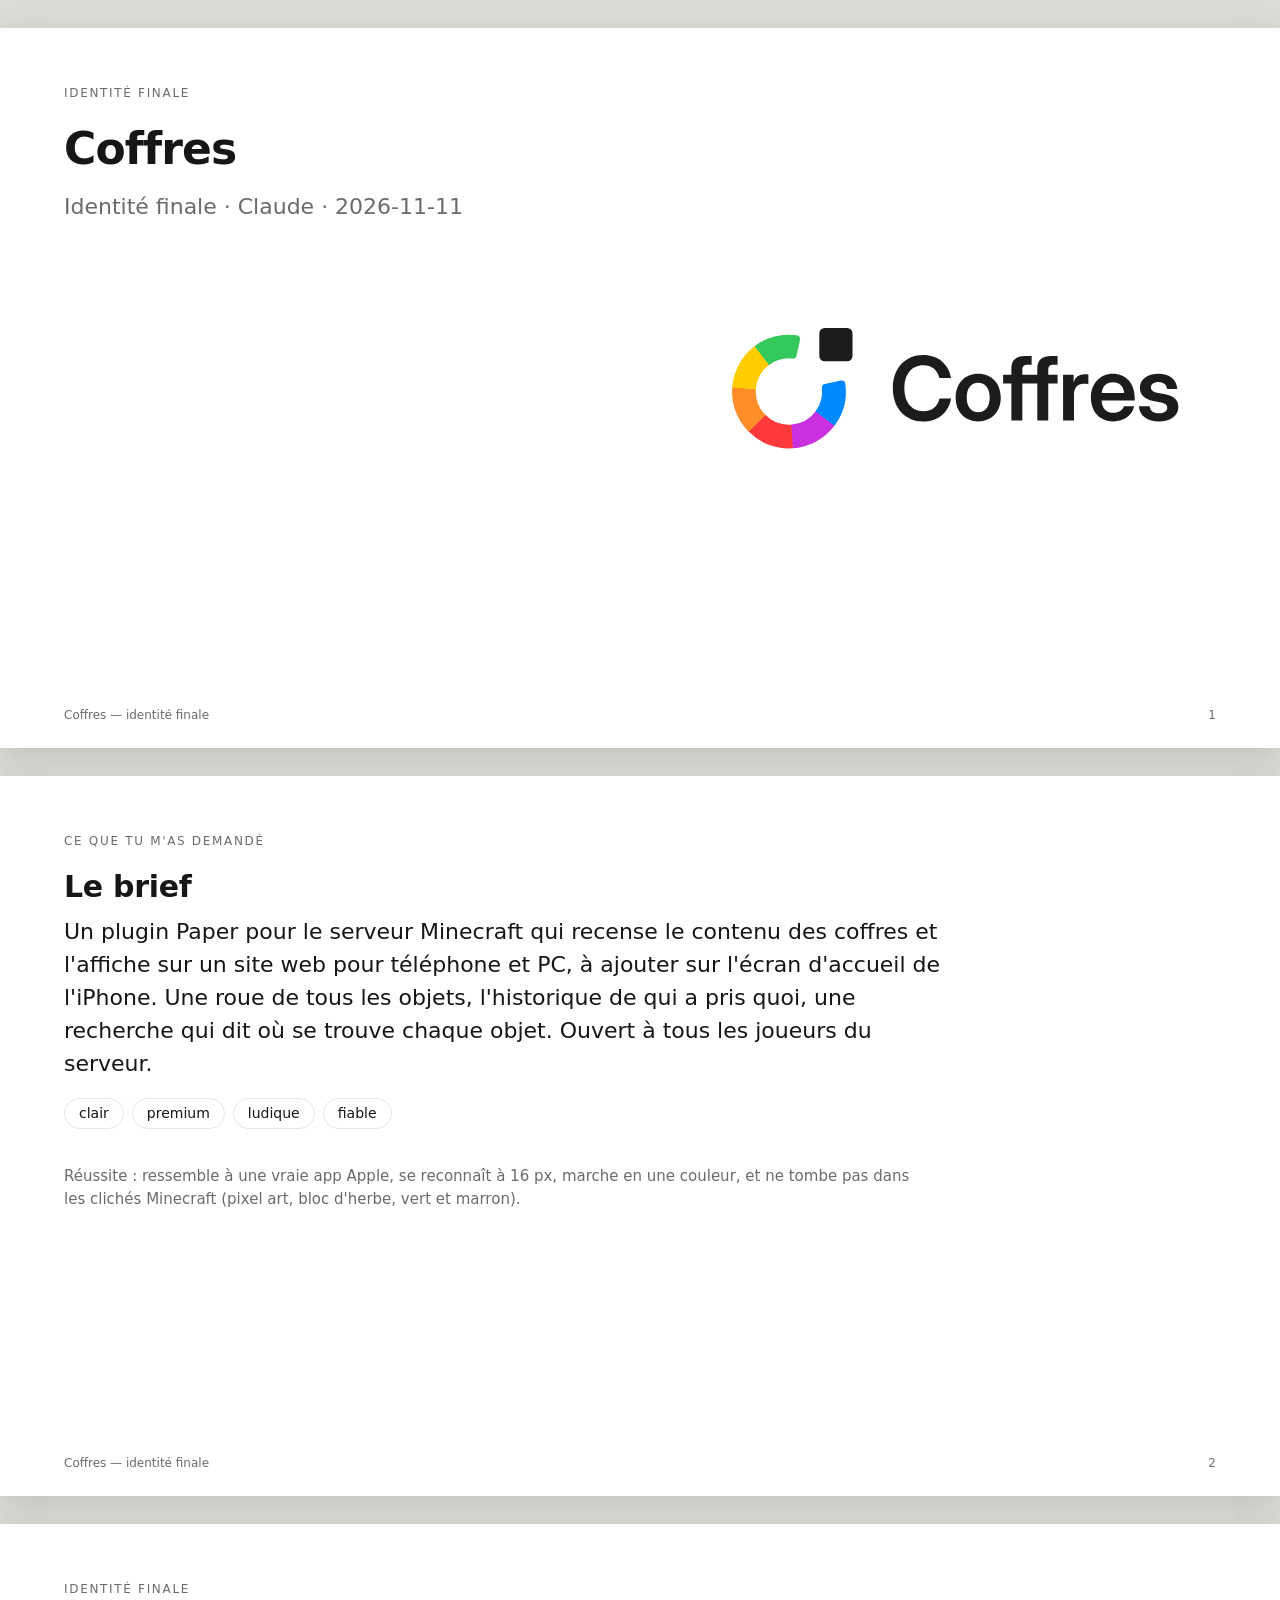
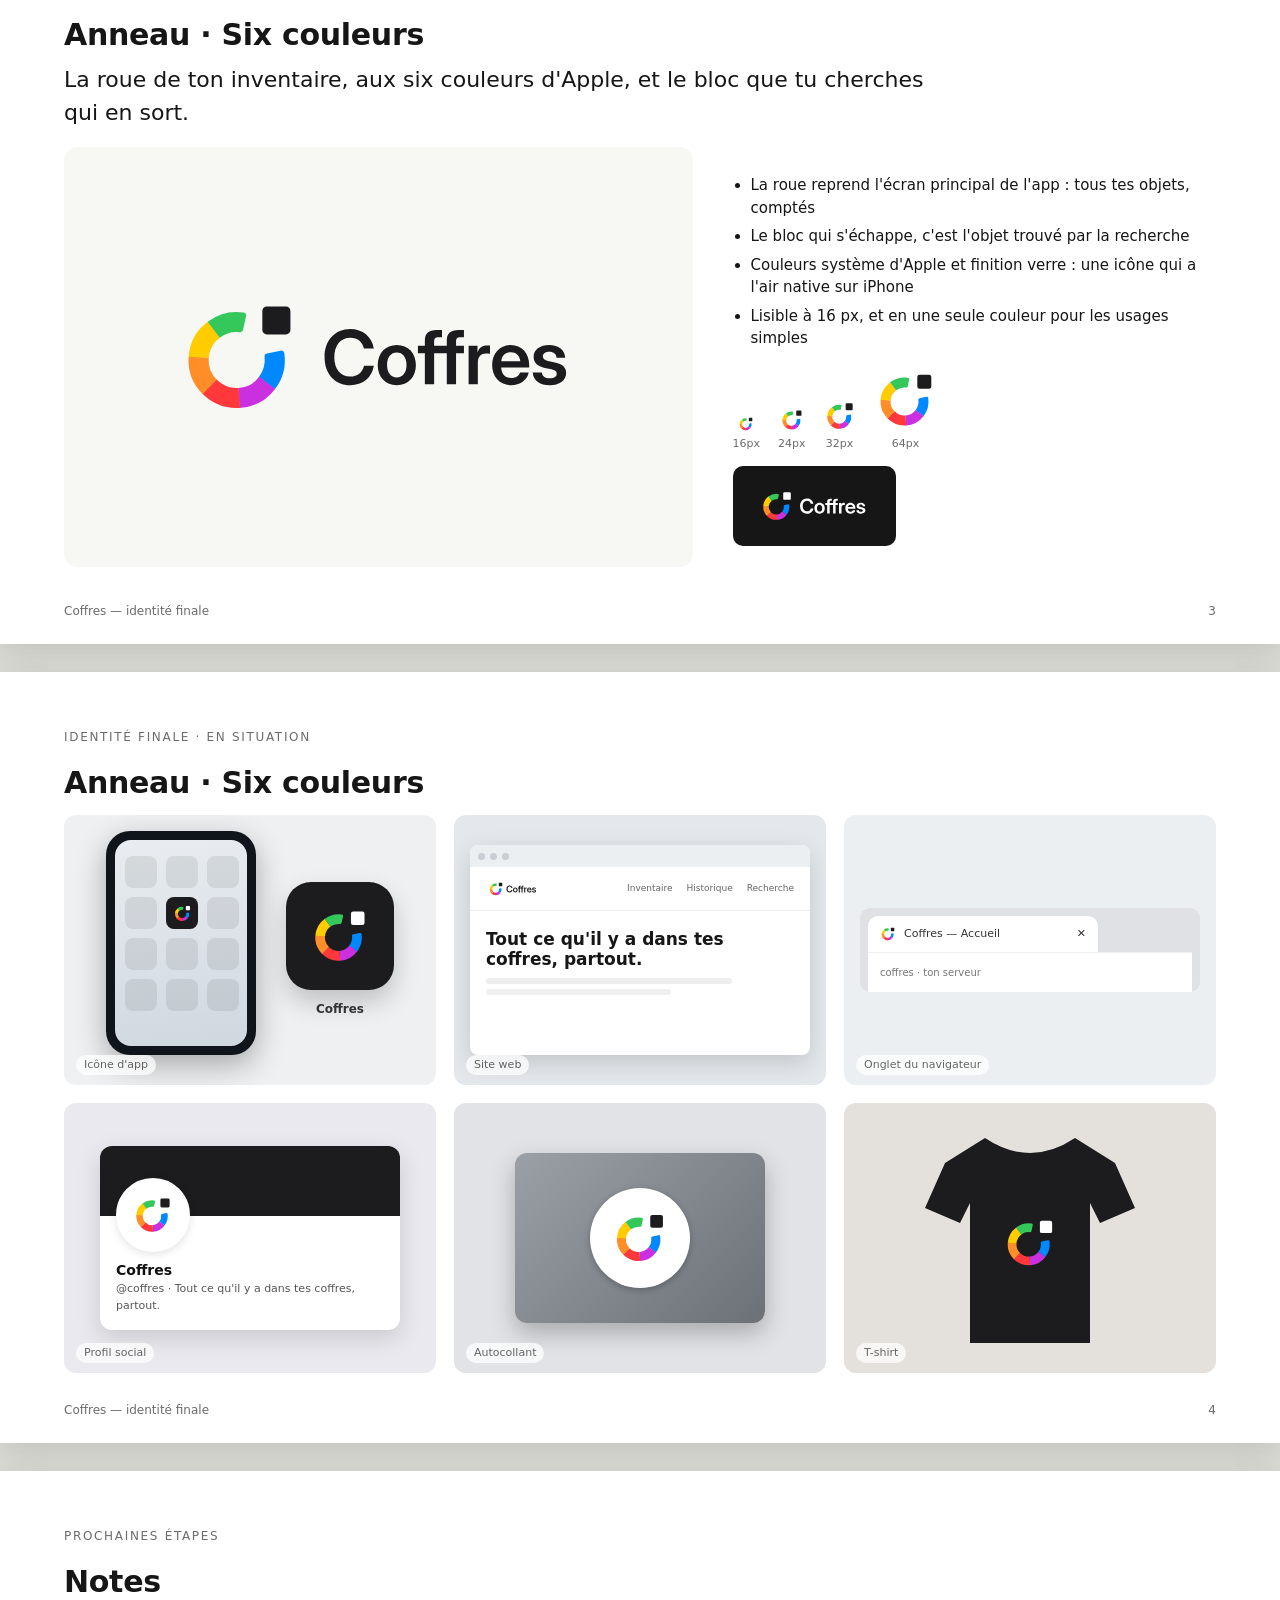
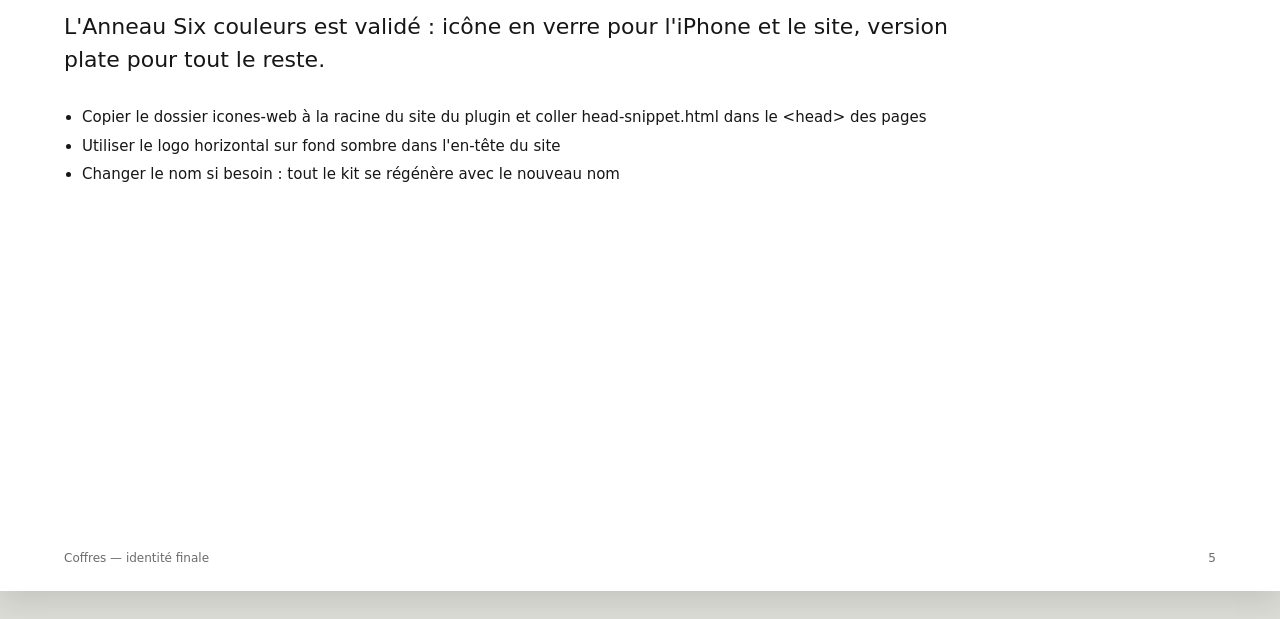
<file: branding/presentation/coffres-presentation.html>
<!doctype html><html lang='fr'><head><meta charset='utf-8'><title>Coffres — identité finale</title><style>
:root{--ink:#161616;--muted:#6b6b6b;--line:#e6e6e2;--paper:#f7f7f4}
*{box-sizing:border-box}body{margin:0;background:#dcdcd6;font:15px/1.5 system-ui,-apple-system,Segoe UI,sans-serif;color:var(--ink)}
.slide{width:1280px;min-height:720px;margin:28px auto;background:#fff;box-shadow:0 8px 30px rgba(0,0,0,.12);padding:56px 64px 70px;position:relative;overflow:hidden}
.slide h1{font-size:44px;margin:0 0 8px;letter-spacing:-.02em}.slide h2{font-size:30px;margin:0 0 6px;letter-spacing:-.01em}
.kicker{font-size:12px;letter-spacing:.14em;text-transform:uppercase;color:var(--muted);margin-bottom:14px}
.idea{font-size:22px;max-width:900px;margin:6px 0 18px}.muted{color:var(--muted)}
.foot{position:absolute;left:64px;right:64px;bottom:24px;display:flex;justify-content:space-between;font-size:12px;color:var(--muted)}
.hero{display:grid;grid-template-columns:1.3fr 1fr;gap:40px;align-items:center}
.stage{height:420px;background:var(--paper);border-radius:14px;display:flex;align-items:center;justify-content:center}
.stage img{max-width:70%;max-height:62%}
ul.rat{padding-left:18px;margin:0}ul.rat li{margin:6px 0}
.sizes{display:flex;gap:18px;align-items:flex-end;margin-top:18px}.sizes div{display:flex;flex-direction:column;align-items:center;gap:4px;font-size:11px;color:var(--muted)}
.rev{background:#161616;border-radius:10px;padding:18px 22px;display:inline-flex;margin-top:14px}
.mock{display:grid;grid-template-columns:repeat(3,1fr);gap:18px;margin-top:10px}
.m{height:270px;border-radius:12px;overflow:hidden;position:relative;display:flex;align-items:center;justify-content:center}
.m .lbl{position:absolute;left:12px;bottom:10px;font-size:11px;color:rgba(0,0,0,.6);background:rgba(255,255,255,.75);padding:2px 8px;border-radius:20px}
.bc{width:250px;height:143px;background:#fff;border-radius:5px;box-shadow:0 10px 26px rgba(0,0,0,.22);padding:16px;display:flex;flex-direction:column;justify-content:space-between;transform:translate(-50px,-38px) rotate(-4deg)}
.bc2{position:absolute;width:250px;height:143px;border-radius:5px;transform:translate(70px,52px) rotate(6deg);box-shadow:0 10px 26px rgba(0,0,0,.25);display:flex;align-items:center;justify-content:center}
.bc .t{font-size:9px;line-height:1.5;color:#333}
.phone{width:150px;height:224px;margin-bottom:14px;border-radius:24px;background:#10151c;padding:9px;box-shadow:0 10px 30px rgba(0,0,0,.3)}
.screen{width:100%;height:100%;border-radius:16px;background:linear-gradient(170deg,#e9edf1,#cfd7df);display:grid;grid-template-columns:repeat(3,1fr);gap:9px;padding:16px 10px;align-content:start}
.ai{width:32px;height:32px;border-radius:8px;background:rgba(0,0,0,.08);justify-self:center}
.bigapp{display:flex;flex-direction:column;align-items:center;gap:10px;font-size:12px;font-weight:600;color:#333;margin-left:30px}
.bigapp .bi{width:108px;height:108px;border-radius:25px;display:flex;align-items:center;justify-content:center;box-shadow:0 12px 26px rgba(0,0,0,.2)}
.web{width:340px;height:210px;background:#fff;border-radius:8px;box-shadow:0 8px 24px rgba(0,0,0,.15);overflow:hidden}
.web .bar{height:22px;background:#eceff2;display:flex;gap:5px;align-items:center;padding:0 8px}.web .bar i{width:7px;height:7px;border-radius:50%;background:#c9ced4}
.web .nav{height:44px;display:flex;align-items:center;padding:0 16px;gap:14px;font-size:9px;color:#666;border-bottom:1px solid #eee}
.web .hero2{padding:18px 16px}.web .hero2 b{display:block;font-size:17px;line-height:1.2;margin-bottom:8px}.web .hero2 span{display:block;height:6px;background:#eee;border-radius:3px;margin:5px 0;width:80%}
.sign{width:300px;height:190px;background:linear-gradient(#8c8f93,#6f7276);display:flex;flex-direction:column;align-items:center;padding-top:18px}
.sign .board{width:230px;height:74px;border-radius:6px;display:flex;align-items:center;justify-content:center;box-shadow:0 6px 16px rgba(0,0,0,.3)}
.sign .door{width:80px;height:80px;margin-top:18px;background:#3d4146;border-radius:3px 3px 0 0}
.tote{width:180px;height:210px;background:#efe7d8;border-radius:4px 4px 10px 10px;position:relative;display:flex;align-items:center;justify-content:center;box-shadow:0 8px 20px rgba(0,0,0,.15);margin-top:40px}
.tote:before{content:"";position:absolute;top:-46px;left:50%;transform:translateX(-50%);width:84px;height:70px;border:9px solid #e3d8c3;border-bottom:none;border-radius:50px 50px 0 0}
.social{width:300px;background:#fff;border-radius:12px;box-shadow:0 8px 24px rgba(0,0,0,.14);overflow:hidden}
.social .cover{height:70px}.social .av{width:74px;height:74px;border-radius:50%;background:#fff;border:4px solid #fff;margin:-38px 0 0 16px;display:flex;align-items:center;justify-content:center;box-shadow:0 2px 8px rgba(0,0,0,.12);overflow:hidden}
.social .meta{padding:8px 16px 16px;font-size:11px;color:#555}.social .meta b{font-size:14px;color:#111;display:block}
.cup{position:relative;width:150px;height:200px;margin-top:30px}
.cup .body{position:absolute;inset:0;background:#f4f1ea;clip-path:polygon(0 0,100% 0,86% 100%,14% 100%);display:flex;align-items:center;justify-content:center;box-shadow:inset -18px 0 24px rgba(0,0,0,.06)}
.cup .lid{position:absolute;left:-8px;right:-8px;top:-22px;height:24px;border-radius:8px 8px 3px 3px;background:#2b2b2b}
.cup .sleeve{position:absolute;left:6%;right:6%;top:36%;height:34%;clip-path:polygon(0 0,100% 0,96% 100%,4% 100%);display:flex;align-items:center;justify-content:center}
.bag{position:relative;width:170px;height:230px;background:#e9e2d6;border-radius:6px 6px 10px 10px;box-shadow:0 12px 26px rgba(0,0,0,.2);display:flex;flex-direction:column;align-items:center;padding-top:38px;gap:14px}
.bag:before{content:"";position:absolute;top:0;left:0;right:0;height:22px;background:repeating-linear-gradient(90deg,rgba(0,0,0,.08) 0 4px,transparent 4px 8px);border-radius:6px 6px 0 0}
.bag .label{width:118px;height:118px;border-radius:50%;background:#fff;display:flex;align-items:center;justify-content:center}
.bag .t{font-size:8px;letter-spacing:.14em;color:#555;text-transform:uppercase;padding:0 12px;text-align:center;line-height:1.4}
.sbag{position:relative;width:180px;height:210px;box-shadow:0 12px 26px rgba(0,0,0,.2);display:flex;align-items:center;justify-content:center;margin-top:30px}
.sbag:before{content:"";position:absolute;top:-40px;left:50%;transform:translateX(-50%);width:70px;height:56px;border:5px solid #333;border-bottom:none;border-radius:40px 40px 0 0}
.box{width:220px;height:150px;background:#f3efe6;box-shadow:14px 14px 0 rgba(0,0,0,.08),0 12px 26px rgba(0,0,0,.18);display:flex;align-items:center;justify-content:center;border-top:14px solid rgba(0,0,0,.06)}
.readme{width:360px;background:#0d1117;border-radius:8px;box-shadow:0 8px 24px rgba(0,0,0,.25);padding:18px 20px;color:#c9d1d9;font-size:10px}
.readme .rh{display:flex;align-items:center;gap:10px;border-bottom:1px solid #30363d;padding-bottom:12px;margin-bottom:10px}
.readme .badges{display:flex;gap:6px;margin:8px 0}.readme .badges i{display:block;width:54px;height:12px;border-radius:3px;background:#238636}.readme .badges i:nth-child(2){background:#1f6feb}.readme .badges i:nth-child(3){background:#6e7681}
.readme .ln{height:6px;background:#21262d;border-radius:3px;margin:6px 0}
.term{width:360px;background:#1e1e1e;border-radius:8px;box-shadow:0 8px 24px rgba(0,0,0,.3);overflow:hidden;font:10px/1.6 ui-monospace,Menlo,monospace;color:#d4d4d4}
.term .tb{height:22px;background:#2d2d2d;display:flex;gap:5px;align-items:center;padding:0 8px}.term .tb i{width:8px;height:8px;border-radius:50%;background:#555}
.term .tbody{padding:14px 16px;display:flex;gap:14px;align-items:center}
.sticker{width:250px;height:170px;background:linear-gradient(135deg,#9aa0a6,#6b7177);border-radius:12px;display:flex;align-items:center;justify-content:center;box-shadow:0 10px 24px rgba(0,0,0,.25)}
.sticker .s{width:100px;height:100px;border-radius:50%;background:#fff;display:flex;align-items:center;justify-content:center;box-shadow:0 2px 6px rgba(0,0,0,.25)}
.shirt{width:210px;height:220px;display:flex;align-items:center;justify-content:center;position:relative}
.shirt svg{position:absolute;inset:0}
.badge{width:170px;height:235px;background:#fff;border-radius:10px;box-shadow:0 10px 24px rgba(0,0,0,.2);display:flex;flex-direction:column;align-items:center;padding:20px 14px;gap:14px;position:relative;margin-top:30px}
.badge:before{content:"";position:absolute;top:-60px;left:50%;width:22px;height:62px;transform:translateX(-50%)}
.badge .hole{width:40px;height:8px;border-radius:4px;background:#ddd}.badge .nm{font-size:15px;font-weight:600}.badge .rl{font-size:10px;color:#777}
.pcard{position:relative;width:300px;height:189px;border-radius:14px;box-shadow:0 14px 30px rgba(0,0,0,.28);font:600 12px ui-monospace,Menlo,monospace}
.pcard .chip{position:absolute;left:22px;top:76px;width:40px;height:30px;border-radius:6px;background:linear-gradient(135deg,#e9d8a6,#c9a95c)}
.pcard .num{position:absolute;left:22px;top:122px;letter-spacing:.12em;font-size:14px}
.pcard .holder{position:absolute;left:22px;bottom:18px;font-size:10px;letter-spacing:.14em;opacity:.85}
.pcard .brandline{position:absolute;right:20px;bottom:16px;font:700 13px system-ui,sans-serif;opacity:.9}
.tabbar{width:340px;background:#dfe1e5;border-radius:10px;padding:8px 8px 0}
.tab{width:230px;height:36px;background:#fff;border-radius:10px 10px 0 0;display:flex;align-items:center;gap:8px;padding:0 12px;font-size:11px;color:#333}
.addr{height:40px;background:#fff;display:flex;align-items:center;padding:0 12px;font-size:10px;color:#777;border-top:1px solid #eee}
.cmp{display:grid;gap:22px;margin-top:20px}.cmp .c{background:var(--paper);border-radius:12px;padding:22px;display:flex;flex-direction:column;align-items:center;gap:12px}
.cmp img{max-height:120px;max-width:80%}
img.g{filter:grayscale(1)}img.w{filter:brightness(0) invert(1)}img.k{filter:brightness(0)}
.adj span{display:inline-block;border:1px solid var(--line);border-radius:20px;padding:4px 14px;margin:0 8px 8px 0;font-size:14px}
</style></head><body><section class="slide"><div class="kicker">Identité finale</div>
<h1>Coffres</h1><p class="idea muted">Identité finale · Claude · 2026-11-11</p>
<div style="position:absolute;right:64px;top:50%;transform:translateY(-50%);width:520px;height:300px;display:flex;align-items:center;justify-content:center"><img class="" src="[data-uri]" style="max-width:100%;max-height:100%"></div><p class="muted" style="max-width:720px;margin-top:120px"></p><div class="foot"><span>Coffres — identité finale</span><span>1</span></div></section><section class="slide"><div class="kicker">Ce que tu m'as demandé</div><h2>Le brief</h2>
<p class="idea">Un plugin Paper pour le serveur Minecraft qui recense le contenu des coffres et l&#x27;affiche sur un site web pour téléphone et PC, à ajouter sur l&#x27;écran d&#x27;accueil de l&#x27;iPhone. Une roue de tous les objets, l&#x27;historique de qui a pris quoi, une recherche qui dit où se trouve chaque objet. Ouvert à tous les joueurs du serveur.</p><div class="adj"><span>clair</span><span>premium</span><span>ludique</span><span>fiable</span></div>
<p class="muted" style="margin-top:28px;max-width:860px">Réussite : ressemble à une vraie app Apple, se reconnaît à 16 px, marche en une couleur, et ne tombe pas dans les clichés Minecraft (pixel art, bloc d&#x27;herbe, vert et marron).</p><div class="foot"><span>Coffres — identité finale</span><span>2</span></div></section><section class="slide"><div class="kicker">Identité finale</div><h2>Anneau · Six couleurs</h2>
<p class="idea">La roue de ton inventaire, aux six couleurs d&#x27;Apple, et le bloc que tu cherches qui en sort.</p>
<div class="hero"><div class="stage"><img class="" src="[data-uri]"></div>
<div><ul class="rat"><li>La roue reprend l&#x27;écran principal de l&#x27;app : tous tes objets, comptés</li><li>Le bloc qui s&#x27;échappe, c&#x27;est l&#x27;objet trouvé par la recherche</li><li>Couleurs système d&#x27;Apple et finition verre : une icône qui a l&#x27;air native sur iPhone</li><li>Lisible à 16 px, et en une seule couleur pour les usages simples</li></ul><div class="sizes"><div><img class="" src="[data-uri]" style="height:16px">16px</div><div><img class="" src="[data-uri]" style="height:24px">24px</div><div><img class="" src="[data-uri]" style="height:32px">32px</div><div><img class="" src="[data-uri]" style="height:64px">64px</div></div><div class="rev"><img class="" src="[data-uri]" style="max-height:44px;max-width:300px"></div></div></div>
<div class="foot"><span>Coffres — identité finale</span><span>3</span></div></section><section class="slide"><div class="kicker">Identité finale · en situation</div><h2>Anneau · Six couleurs</h2>
<div class="mock"><div class="m" style="background:#eef0f2"><div class="phone"><div class="screen"><div class="ai"></div><div class="ai"></div><div class="ai"></div><div class="ai"></div><div class="ai" style="background:#1C1C1E;display:flex;align-items:center;justify-content:center"><img class="" src="[data-uri]" style="max-height:19px;max-width:21px"></div><div class="ai"></div><div class="ai"></div><div class="ai"></div><div class="ai"></div><div class="ai"></div><div class="ai"></div><div class="ai"></div></div></div><div class="bigapp"><div class="bi" style="background:#1C1C1E"><img class="" src="[data-uri]" style="max-height:62px;max-width:70px"></div>Coffres</div><span class="lbl">Icône d'app</span></div><div class="m" style="background:#e4e8ec"><div class="web"><div class="bar"><i></i><i></i><i></i></div><div class="nav"><img class="" src="[data-uri]" style="max-height:20px;max-width:110px"><span style="flex:1"></span><span>Inventaire</span><span>Historique</span><span>Recherche</span></div><div class="hero2"><b>Tout ce qu&#x27;il y a dans tes coffres, partout.</b><span></span><span style="width:60%"></span></div></div><span class="lbl">Site web</span></div><div class="m" style="background:#eceff1"><div class="tabbar"><div class="tab"><img class="" src="[data-uri]" style="width:16px;height:16px;object-fit:contain">Coffres — Accueil<span style="margin-left:auto">✕</span></div><div class="addr">coffres · ton serveur</div></div><span class="lbl">Onglet du navigateur</span></div><div class="m" style="background:#e9e9ef"><div class="social"><div class="cover" style="background:#1C1C1E"></div><div class="av"><img class="" src="[data-uri]" style="max-height:42px;max-width:50px"></div><div class="meta"><b>Coffres</b>@coffres · Tout ce qu&#x27;il y a dans tes coffres, partout.</div></div><span class="lbl">Profil social</span></div><div class="m" style="background:#e1e3e6"><div class="sticker"><div class="s"><img class="" src="[data-uri]" style="max-height:58px;max-width:66px"></div></div><span class="lbl">Autocollant</span></div><div class="m" style="background:#e4e1dc"><div class="shirt"><svg viewBox="0 0 210 220"><path d="M60 10 L20 35 L0 80 L35 95 L45 75 L45 215 L165 215 L165 75 L175 95 L210 80 L190 35 L150 10 Q105 40 60 10 Z" fill="#1C1C1E"/></svg><img class="" src="[data-uri]" style="position:relative;max-height:56px;max-width:70px;margin-top:10px"></div><span class="lbl">T-shirt</span></div></div><div class="foot"><span>Coffres — identité finale</span><span>4</span></div></section><section class="slide"><div class="kicker">Prochaines étapes</div><h2>Notes</h2>
<p class="idea">L&#x27;Anneau Six couleurs est validé : icône en verre pour l&#x27;iPhone et le site, version plate pour tout le reste.</p>
<ul class="rat" style="margin-top:30px"><li>Copier le dossier icones-web à la racine du site du plugin et coller head-snippet.html dans le &lt;head&gt; des pages</li><li>Utiliser le logo horizontal sur fond sombre dans l&#x27;en-tête du site</li><li>Changer le nom si besoin : tout le kit se régénère avec le nouveau nom</li></ul><div class="foot"><span>Coffres — identité finale</span><span>5</span></div></section></body></html>
</file>
